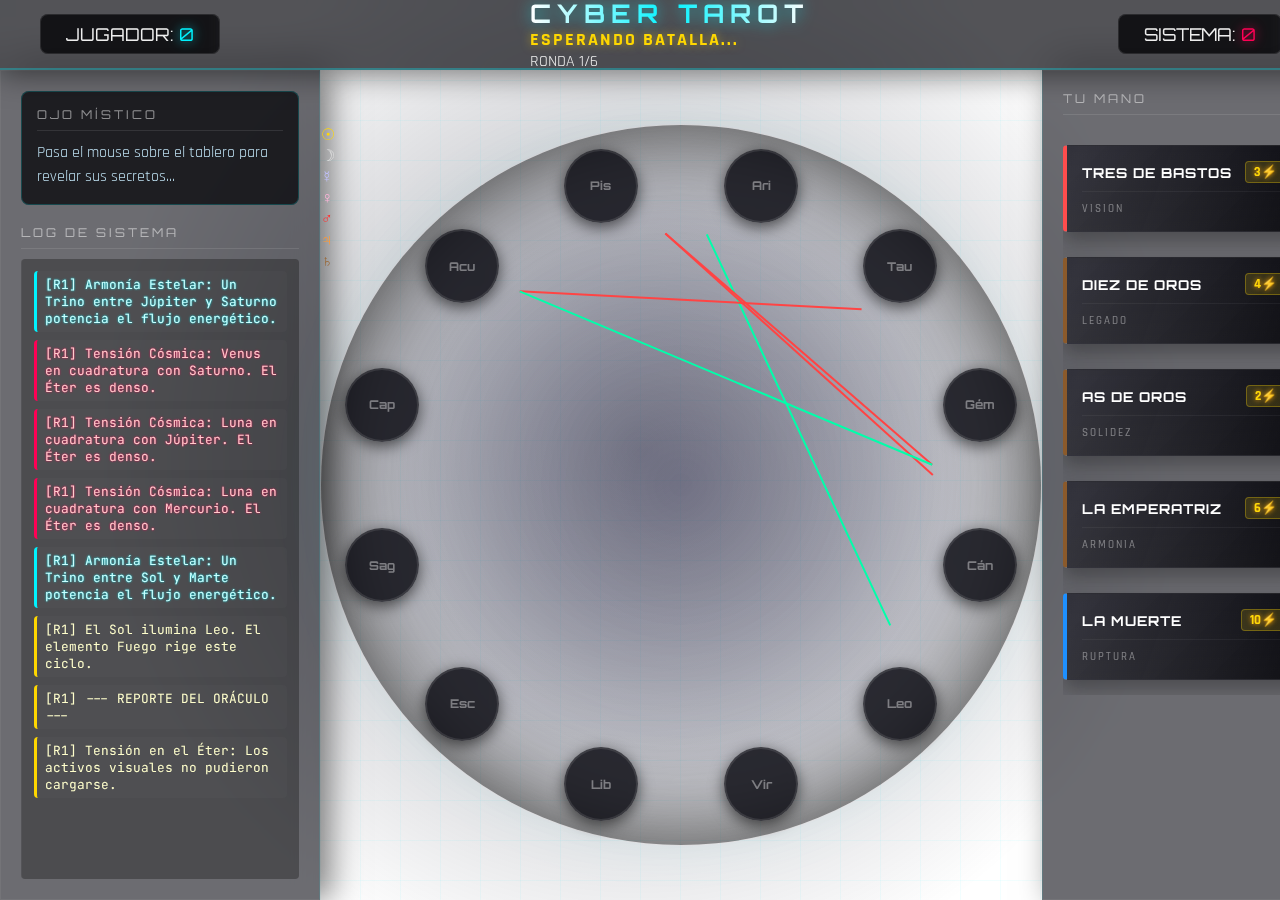
<file: frontend/index.html>
<!DOCTYPE html>
<html lang="es">

<head>
    <meta charset="UTF-8">
    <meta name="viewport" content="width=device-width, initial-scale=1.0">
    <title>CYBER TAROT | Ritual Obsidian</title>
    <link rel="stylesheet" href="style.css">
    <link
        href="https://fonts.googleapis.com/css2?family=Orbitron:wght@400;700;900&family=Rajdhani:wght@300;500;700&family=JetBrains+Mono:wght@400;700&display=swap"
        rel="stylesheet">
</head>

<body>
    <!-- Top Bar -->
    <div id="header">
        <div class="score-box player-score">JUGADOR: <span id="p-score">0</span></div>
        <div class="center-status">
            <h1>CYBER TAROT</h1>
            <div id="status-text">ESPERANDO BATALLA...</div>
            <div id="time-bar-container">
                <div id="time-fill"></div>
            </div>
            <div id="day-counter">DÍA ASTRAL: 1 / 90</div>
        </div>
        <div class="score-box enemy-score">SISTEMA: <span id="e-score">0</span></div>
    </div>

    <!-- Layout Grid -->

    <!-- Left Panel: Info -->
    <div id="panel-left">
        <div class="panel-section" id="inspector-panel">
            <div class="section-title">OJO MÍSTICO</div>
            <div id="inspector-content">
                Pasa el mouse sobre el tablero para revelar sus secretos...
            </div>
        </div>

        <div class="panel-section" style="flex-grow:1; display:flex; flex-direction:column;">
            <div class="section-title">LOG DE SISTEMA</div>
            <div id="game-log">
                <!-- JS fills this -->
            </div>
        </div>
    </div>

    <!-- Center Panel: Game -->
    <div id="main-stage">
        <div id="mandala">
            <!-- JS fills this with sectors -->
        </div>
    </div>

    <!-- Right Panel: Hand -->
    <div id="panel-right">
        <div class="section-title">TU MANO</div>
        <div id="hand-container" style="display:flex; flex-direction:column; gap:10px; width:100%;">
            <!-- JS fills cards -->
        </div>
    </div>

    <script src="script.js"></script>
</body>

</html>
</file>
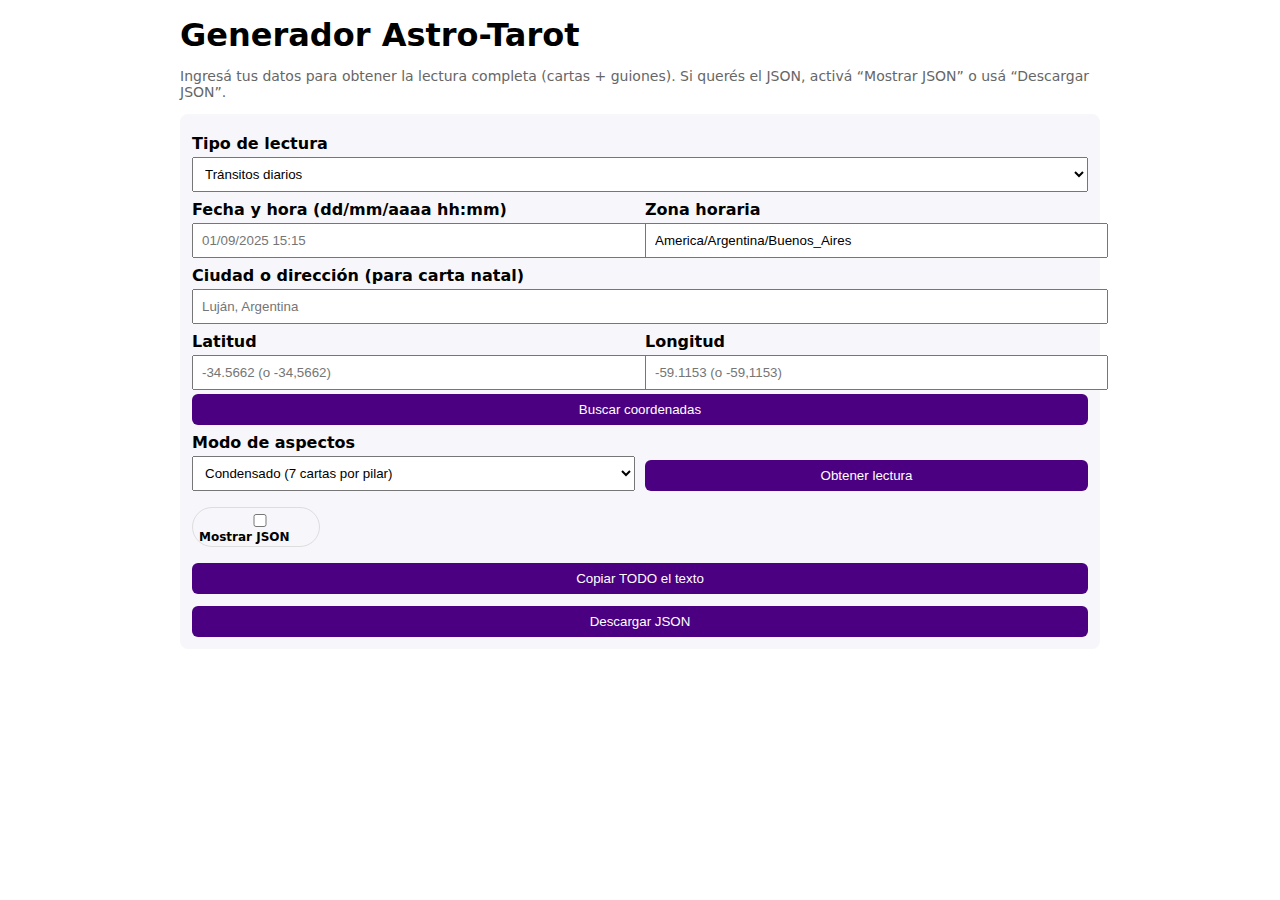
<file: backend/astro-oraculo/index.html>
<!DOCTYPE html>
<html lang="es">
<head>
  <meta charset="UTF-8" />
  <meta name="viewport" content="width=device-width, initial-scale=1.0"/>
  <title>Astro-Tarot Oráculo</title>
  <style>
    body { font-family: system-ui, Arial, sans-serif; max-width: 920px; margin: 0 auto; padding: 16px; }
    h1 { margin: 0 0 8px; }
    form { background: #f7f7fb; padding: 12px; border-radius: 8px; }
    label { display:block; margin-top:8px; font-weight:600; }
    input, select, button { width: 100%; padding: 8px; margin-top: 4px; }
    button { cursor: pointer; border: 0; border-radius: 6px; background: #4b0082; color: #fff; }
    button:hover { background: #370061; }
    .row { display: grid; grid-template-columns: 1fr 1fr; gap: 10px; }
    .tools { display:flex; gap:8px; margin-top: 8px; flex-wrap: wrap; }
    .results { margin-top:16px; }
    .pillar { border: 1px solid #eaeaea; border-radius: 8px; padding: 12px; margin-bottom: 12px; background:#fff; }
    .muted { color:#666; font-size: 14px; }
    .mono { font-family: ui-monospace, SFMono-Regular, Menlo, Consolas, monospace; font-size: 12px; background: #111; color:#9ef; border-radius: 6px; padding:8px; overflow:auto; max-height: 300px; display:none; }
    .tag { display:inline-block; font-size:12px; padding:2px 6px; border:1px solid #ddd; border-radius:999px; margin-right:4px; margin-bottom: 4px;}
  </style>
</head>
<body>
  <h1>Generador Astro-Tarot</h1>
  <p class="muted">Ingresá tus datos para obtener la lectura completa (cartas + guiones). Si querés el JSON, activá “Mostrar JSON” o usá “Descargar JSON”.</p>

  <form id="form">
    <label>Tipo de lectura</label>
    <select id="chartType">
      <option value="daily">Tránsitos diarios</option>
      <option value="natal">Carta natal</option>
    </select>

    <div class="row">
      <div>
        <label>Fecha y hora (dd/mm/aaaa hh:mm)</label>
        <input id="datetime" placeholder="01/09/2025 15:15" />
      </div>
      <div>
        <label>Zona horaria</label>
        <input id="zone" value="America/Argentina/Buenos_Aires" />
      </div>
    </div>

    <label>Ciudad o dirección (para carta natal)</label>
    <input id="location" placeholder="Luján, Argentina" />
    <div class="row">
      <div>
        <label>Latitud</label>
        <input id="lat" placeholder="-34.5662 (o -34,5662)"/>
      </div>
      <div>
        <label>Longitud</label>
        <input id="lon" placeholder="-59.1153 (o -59,1153)"/>
      </div>
    </div>
    <button type="button" id="findCoords">Buscar coordenadas</button>

    <div class="row">
      <div>
        <label>Modo de aspectos</label>
        <select id="mode">
          <option value="condensado" selected>Condensado (7 cartas por pilar)</option>
          <option value="detallado">Detallado (todas las parejas de aspecto)</option>
        </select>
      </div>
      <div style="display:flex;align-items:end;gap:8px;">
        <button type="button" id="getReading">Obtener lectura</button>
      </div>
    </div>

    <div class="tools">
      <label class="tag"><input type="checkbox" id="toggleJson" style="margin-right:6px;">Mostrar JSON</label>
      <button type="button" id="copyAll">Copiar TODO el texto</button>
      <button type="button" id="downloadJson">Descargar JSON</button>
    </div>
  </form>

  <div id="results" class="results"></div>
  <pre id="jsonBox" class="mono"></pre>

<script>
/* ==================== UTILIDADES BÁSICAS ==================== */
function normalizeNum(v){ return parseFloat(String(v).replace(',', '.')); }

function convertDateTime(input) {
  // "dd/mm/aaaa hh:mm" -> {date:"aaaa-mm-dd", time:"hh:mm"}
  const parts = input.trim().split(' ');
  if (parts.length !== 2) return null;
  const [d,m,y] = parts[0].split('/');
  const time = parts[1];
  return { date:`${y}-${m.padStart(2,'0')}-${d.padStart(2,'0')}`, time };
}

/* ==================== TABLAS DE CORRESPONDENCIAS ==================== */
// Signos (0=Aries,...,11=Piscis) en español
const SIGNOS = ["Aries","Tauro","Géminis","Cáncer","Leo","Virgo","Libra","Escorpio","Sagitario","Capricornio","Acuario","Piscis"];
const SIGN_EMOJI = {Aries:"♈",Tauro:"♉",Géminis:"♊",Cáncer:"♋",Leo:"♌",Virgo:"♍",Libra:"♎",Escorpio:"♏",Sagitario:"♐",Capricornio:"♑",Acuario:"♒",Piscis:"♓"};

function signForLon(lon){ const idx = Math.floor(((lon%360)+360)%360 / 30); return SIGNOS[idx]; }

const PLANETA_ES = { Sun:"Sol", Moon:"Luna", Mercury:"Mercurio", Venus:"Venus", Mars:"Marte", Jupiter:"Júpiter", Saturn:"Saturno", Uranus:"Urano", Neptune:"Neptuno", Pluto:"Plutón", Ascendant:"Ascendente", Midheaven:"Medio Cielo" };

const PLANETAS_TAROT = {
  Sun:"XIX El Sol", Moon:"XVIII La Luna", Mercury:"I El Mago", Venus:"III La Emperatriz",
  Mars:"XVI La Torre", Jupiter:"X La Rueda de la Fortuna", Saturn:"XXI El Mundo",
  Uranus:"XVII La Estrella", Neptune:"XII El Colgado", Pluto:"XIII La Muerte",
  Ascendant:"0 El Loco", Midheaven:"XXI El Mundo"
};

const SIGNOS_ARCANOS = {
  Aries:"IV El Emperador", Tauro:"V El Hierofante", Géminis:"VI Los Enamorados", Cáncer:"VII El Carro",
  Leo:"VIII La Fuerza", Virgo:"IX El Ermitaño", Libra:"XI La Justicia", Escorpio:"XIII La Muerte",
  Sagitario:"XIV La Templanza", Capricornio:"XV El Diablo", Acuario:"XVII La Estrella", Piscis:"XVIII La Luna"
};

const SIGNOS_CORTE = {
  Aries:"Rey de Bastos", Tauro:"Reina de Oros", Géminis:"Caballo de Espadas", Cáncer:"Reina de Copas",
  Leo:"Rey de Bastos", Virgo:"Caballo de Oros", Libra:"Reina de Espadas", Escorpio:"Rey de Copas",
  Sagitario:"Caballo de Bastos", Capricornio:"Rey de Oros", Acuario:"Rey de Espadas", Piscis:"Reina de Copas"
};

// As de cada casa (1..12)
const CASAS_ASES = {1:"As de Oros",2:"As de Copas",3:"As de Espadas",4:"As de Bastos",5:"As de Oros",6:"As de Copas",7:"As de Espadas",8:"As de Bastos",9:"As de Oros",10:"As de Copas",11:"As de Espadas",12:"As de Bastos"};

// 36 decanatos (0..35) -> carta menor. Para simplificar, usamos patrón tipo “N de Palo” por índice.
// Si tenés tu tabla fina, podés reemplazar esta función por una tabla literal.
function decanCardByIndex(i){
  const PALOS=["Oros","Copas","Espadas","Bastos"];
  // Mapeo simple y estable (ejemplo): valores del 2 al 10 cíclicos por palo
  const val = 2 + (i % 9);      // 2..10
  const palo = PALOS[Math.floor(i/9)]; // cada 9 índices, cambia de palo
  return `${val} de ${palo}`;
}

// offsets por aspecto para “clima”
const ASPECT_OFFSETS = { conjunction:0, opposition:180, square:90, trine:120, sextile:60 };

// decanato por longitud (0..359)
function decanIndexForLongitude(lon){ const deg = ((lon%360)+360)%360; return Math.floor(deg/10); }

// casa por igual-casas a partir del Ascendente (si existe). Si no hay Ascendente, devolvemos 1.
function casaPorLongitud(lonPlaneta, lonAsc){
  if (typeof lonAsc !== 'number' || isNaN(lonAsc)) return 1;
  const diff = ((lonPlaneta - lonAsc) % 360 + 360) % 360;
  return Math.floor(diff / 30) + 1; // 1..12
}

/* ==================== MOTOR DE LECTURA ==================== */
function buildReading(positions, aspects, modo="condensado"){
  const pilares = ["Sun","Moon","Mercury","Venus","Mars","Jupiter","Saturn","Uranus","Neptune","Pluto","Ascendant","Midheaven"];
  const ascLon = positions?.Ascendant?.lon;
  const lectura = {};
  const jsonExport = {};

  for (const key of pilares){
    const pEs = PLANETA_ES[key] || key;
    const base = PLANETAS_TAROT[key] || "Falta correspondencia en la tabla";

    const lon = positions?.[key]?.lon;
    const sign = (typeof lon === 'number') ? signForLon(lon) : null;
    const arcSigno = sign ? (SIGNOS_ARCANOS[sign] || "Falta correspondencia en la tabla") : "Falta correspondencia en la tabla";
    const corteSigno = sign ? (SIGNOS_CORTE[sign] || "Falta correspondencia en la tabla") : "Falta correspondencia en la tabla";

    // Nivel 1 – 3 cartas únicas
    const n1 = [base, arcSigno, corteSigno].filter(Boolean);

    // Nivel 2 – As de la casa + menor del decanato
    const casa = casaPorLongitud(lon, ascLon);
    const asCasa = CASAS_ASES[casa] || "As de Oros";
    const decI = (typeof lon === 'number') ? decanIndexForLongitude(lon) : 0;
    const menorDec = decanCardByIndex(decI);
    const n2 = [asCasa, menorDec];

    // Nivel 3 – Clima por aspectos (modo condensado)
    let n3 = [];
    let climaTxt = "Sin aspectos relevantes o modo condensado neutral.";
    if (Array.isArray(aspects) && aspects.length > 0){
      if (modo === "condensado"){
        let tensos = 0, armonicos = 0, conj = 0;
        for (const a of aspects){
          const type = String(a.type || a.aspect || '').toLowerCase();
          if (type.includes("square") || type.includes("cuadr")) tensos++;
          else if (type.includes("oppos") || type.includes("opos")) tensos++;
          else if (type.includes("trine") || type.includes("tríg")) armonicos++;
          else if (type.includes("sext")) armonicos++;
          else if (type.includes("conj")) conj++;
        }
        let offset = 0; let clima = "neutral";
        if (tensos > armonicos){ offset = ASPECT_OFFSETS.square; clima = "tenso"; }
        else if (armonicos > tensos){ offset = ASPECT_OFFSETS.trine; clima = "armónico"; }
        else { offset = (conj>0 ? ASPECT_OFFSETS.conjunction : ASPECT_OFFSETS.trine); clima = (conj>0 ? "de conjunción" : "armónico"); }
        const cartaObj = decanCardByIndex(Math.floor((decI + Math.floor(offset/10)) % 36));
        const cartaSub = (clima==="tenso")
          ? decanCardByIndex((decI+18)%36) // simétrico
          : decanCardByIndex(decI);
        n3 = [cartaObj, cartaSub];
        climaTxt = `Clima ${clima}. Objetiva: ${cartaObj}. Subjetiva: ${cartaSub}.`;
      } else {
        // detallado: dos cartas por cada aspecto (objetiva/subjetiva)
        const pares = [];
        for (const a of aspects){
          if (!a || !a.targets) continue;
          // si el aspecto involucra este pilar
          const inv = [a.a, a.b].includes(key) || (Array.isArray(a.targets) && a.targets.includes(key));
          if (!inv) continue;
          const type = String(a.type || a.aspect || '').toLowerCase();
          let off = 0;
          if (type.includes("conj")) off = ASPECT_OFFSETS.conjunction;
          else if (type.includes("oppos") || type.includes("opos")) off = ASPECT_OFFSETS.opposition;
          else if (type.includes("square") || type.includes("cuadr")) off = ASPECT_OFFSETS.square;
          else if (type.includes("trine") || type.includes("tríg")) off = ASPECT_OFFSETS.trine;
          else if (type.includes("sext")) off = ASPECT_OFFSETS.sextile;
          const cartaObj = decanCardByIndex((decI + Math.floor(off/10))%36);
          // subjetiva: decanato del contraparte si está, si no, simétrico
          let decSub = (decI+18)%36;
          const other = (a.a===key)?a.b:a.a;
          const lonOther = positions?.[other]?.lon;
          if (typeof lonOther === 'number') decSub = decanIndexForLongitude(lonOther);
          const cartaSub = decanCardByIndex(decSub);
          pares.push(`${type}: ${cartaObj} / ${cartaSub}`);
          n3.push(cartaObj, cartaSub);
        }
        if (pares.length) climaTxt = `Aspectos: ${pares.join(" · ")}`;
      }
    }

    // Guiones completos (pueden ajustarse al estilo que te guste)
    const signoTxt = sign ? `${SIGN_EMOJI[sign]} ${sign}` : "(signo no disponible)";
    const g1 = `Nivel 1 – Constelación: ${n1.join(", ")}. ${PLANETA_ES[key]||key} en ${signoTxt}. Esta tríada marca el tono esencial: ${base} como fuerza arquetípica, ${arcSigno} como clima del signo y ${corteSigno} como actitud. Inspiración: dejá que esta combinación te muestre dónde brilla tu energía sin forzarla.`;
    const g2 = `Nivel 2 – Cosmos: ${n2.join(", ")}. Casa ${casa} (igual-casas desde tu Ascendente) y decanato actual. Práctico: llevá esta energía a hábitos y decisiones concretas; el As indica dónde iniciar y la carta menor describe el terreno emocional/mental de hoy.`;
    const g3 = n3.length
      ? `Nivel 3 – Séptimo Sentido: ${n3.join(", ")}. ${climaTxt} Integrá lo que sentís (subjetiva) con lo que sucede (objetiva) para elegir la acción con más verdad.`
      : `Nivel 3 – Séptimo Sentido: sin aspectos relevantes hoy para ${pEs}. Respirar, observar y sostener lo aprendido de N1 y N2.`;

    lectura[key] = {
      planeta: pEs, signo: sign || "", cartas: { n1, n2, n3 },
      guiones: { n1: g1, n2: g2, n3: g3 }
    };

    jsonExport[key] = {
      planet: key, planeta_es: pEs, sign, house: casa,
      level1_cards: n1, level2_cards: n2, level3_cards: n3,
      scripts: { level1: g1, level2: g2, level3: g3 }
    };
  }

  return { lectura, jsonExport };
}

/* ==================== RENDER ==================== */
function renderReading(out){
  const { lectura, jsonExport } = out;
  const results = document.getElementById('results');
  results.innerHTML = '';
  for (const key of Object.keys(lectura)){
    const p = lectura[key];
    const div = document.createElement('div');
    div.className = 'pillar';
    div.innerHTML = `
      <h2>${p.planeta}</h2>
      <div class="muted">${p.signo ? 'Signo: ' + p.signo : ''}</div>
      <h3>Nivel 1 – Constelación (3 cartas)</h3>
      <p><strong>${p.cartas.n1.join(', ')}</strong></p>
      <p>${p.guiones.n1}</p>
      <h3>Nivel 2 – Cosmos (2 cartas nuevas)</h3>
      <p><strong>${p.cartas.n2.join(', ')}</strong></p>
      <p>${p.guiones.n2}</p>
      <h3>Nivel 3 – Séptimo Sentido</h3>
      <p><strong>${p.cartas.n3.length ? p.cartas.n3.join(', ') : '—'}</strong></p>
      <p>${p.guiones.n3}</p>
    `;
    results.appendChild(div);
  }
  // JSON box
  const jb = document.getElementById('jsonBox');
  if (document.getElementById('toggleJson').checked){
    jb.textContent = JSON.stringify(jsonExport, null, 2);
    jb.style.display = 'block';
  } else {
    jb.style.display = 'none';
    jb.textContent = '';
  }

  // Copiar TODO
  document.getElementById('copyAll').onclick = () => {
    const texts = [];
    for (const k of Object.keys(lectura)){
      const p = lectura[k];
      texts.push(`${p.planeta}\nN1: ${p.guiones.n1}\nN2: ${p.guiones.n2}\nN3: ${p.guiones.n3}\n`);
    }
    navigator.clipboard.writeText(texts.join('\n')).then(()=>alert('Texto copiado.'));
  };

  // Descargar JSON
  document.getElementById('downloadJson').onclick = () => {
    const blob = new Blob([JSON.stringify(jsonExport, null, 2)], {type:'application/json'});
    const url = URL.createObjectURL(blob);
    const a = document.createElement('a');
    a.download = 'lectura_astro_tarot.json';
    a.href = url; a.click(); URL.revokeObjectURL(url);
  };
}

/* ==================== FETCH DE DATOS + BOTONES ==================== */
async function fetchCoords() {
  const loc = document.getElementById('location').value.trim();
  if (!loc) return alert('Escribí una ciudad o dirección.');
  const url = `https://nominatim.openstreetmap.org/search?q=${encodeURIComponent(loc)}&format=json&limit=1`;
  const res = await fetch(url);
  const data = await res.json();
  if (!data?.length) return alert('No se encontraron coordenadas.');
  document.getElementById('lat').value = parseFloat(data[0].lat).toFixed(4);
  document.getElementById('lon').value = parseFloat(data[0].lon).toFixed(4);
}

async function getReading() {
  const chartType = document.getElementById('chartType').value;
  const dt = convertDateTime(document.getElementById('datetime').value);
  if (!dt) return alert('Formato de fecha/hora inválido. Usá dd/mm/aaaa hh:mm');
  const zone = document.getElementById('zone').value || 'UTC';
  const mode = document.getElementById('mode').value;

  let positions = {}, aspects = [];

  try{
    if (chartType === 'natal'){
      const lat = normalizeNum(document.getElementById('lat').value);
      const lon = normalizeNum(document.getElementById('lon').value);
      if (Number.isNaN(lat) || Number.isNaN(lon)) return alert('Lat/Lon inválidos. Usá punto o coma.');
      const url = `https://astro-oraculo-api.onrender.com/natal?date=${dt.date}&time=${dt.time}&zone=${encodeURIComponent(zone)}&lat=${lat}&lon=${lon}`;
      const r = await fetch(url); const d = await r.json();
      positions = d.positions || {}; aspects = d.aspects || [];
    } else {
      const url = `https://astro-oraculo-api.onrender.com/transits/daily?date=${dt.date}&time=${dt.time}&zone=${encodeURIComponent(zone)}`;
      const r = await fetch(url); const d = await r.json();
      positions = d.positions || {}; aspects = d.aspects || [];
    }
  } catch(e){
    return alert('Error al pedir datos astrológicos. Probá de nuevo en 1 minuto.');
  }

  // Generar lectura
  const out = buildReading(positions, aspects, mode);
  renderReading(out);
}

// eventos
document.getElementById('findCoords').addEventListener('click', fetchCoords);
document.getElementById('getReading').addEventListener('click', getReading);
document.getElementById('toggleJson').addEventListener('change', () => {
  const jb = document.getElementById('jsonBox');
  jb.style.display = document.getElementById('toggleJson').checked ? 'block':'none';
});
</script>
</body>
</html>
</file>
<file: frontend/style.css>
@import url('https://fonts.googleapis.com/css2?family=Orbitron:wght@400;700&family=Rajdhani:wght@500;700&display=swap');

body {
    background-color: #020205;
    color: #eee;
    font-family: 'Rajdhani', sans-serif;
    margin: 0;
    height: 100vh;
    overflow: hidden;
    display: grid;
    grid-template-columns: 320px 1fr 280px;
    grid-template-rows: 70px 1fr;
    /* Cyber Grid Background V2 */
    background:
        radial-gradient(circle at 50% 50%, rgba(15, 20, 40, 0.4) 0%, transparent 70%),
        linear-gradient(rgba(0, 243, 255, 0.05) 1px, transparent 1px),
        linear-gradient(90deg, rgba(0, 243, 255, 0.05) 1px, transparent 1px);
    background-size: 100% 100%, 40px 40px, 40px 40px;
    animation: bg-pulse 15s infinite alternate ease-in-out;
}

@keyframes bg-pulse {
    0% {
        background-color: #020205;
    }

    50% {
        background-color: #050512;
    }

    100% {
        background-color: #020205;
    }
}

/* Header Obsidian */
#header {
    grid-column: 1 / -1;
    background: rgba(10, 10, 15, 0.7);
    border-bottom: 2px solid rgba(0, 243, 255, 0.3);
    box-shadow: 0 4px 30px rgba(0, 0, 0, 0.5);
    display: flex;
    justify-content: space-between;
    align-items: center;
    padding: 0 40px;
    backdrop-filter: blur(15px) saturate(160%);
    -webkit-backdrop-filter: blur(15px) saturate(160%);
    z-index: 1000;
}

h1 {
    font-family: 'Orbitron';
    margin: 0;
    font-size: 1.6rem;
    color: #fff;
    letter-spacing: 6px;
    text-transform: uppercase;
    background: linear-gradient(90deg, #fff, #00f3ff, #fff);
    background-clip: text;
    -webkit-background-clip: text;
    -webkit-text-fill-color: transparent;
    filter: drop-shadow(0 0 8px rgba(0, 243, 255, 0.6));
}

#status-text {
    color: #ffd700;
    font-weight: 700;
    font-size: 1.1rem;
    text-shadow: 0 0 10px rgba(255, 215, 0, 0.5);
    letter-spacing: 2px;
}

.score-box {
    font-family: 'Orbitron';
    font-size: 1.1rem;
    background: rgba(0, 0, 0, 0.4);
    border: 1px solid rgba(255, 255, 255, 0.1);
    padding: 8px 25px;
    border-radius: 8px;
    backdrop-filter: blur(5px);
}

#p-score {
    color: #00f3ff;
    text-shadow: 0 0 12px rgba(0, 243, 255, 0.8);
}

#e-score {
    color: #ff0055;
    text-shadow: 0 0 12px rgba(255, 0, 85, 0.8);
}

/* Panels: Professional Glassmorphism */
#panel-left,
#panel-right {
    background: rgba(10, 10, 18, 0.6);
    border: 1px solid rgba(255, 255, 255, 0.05);
    border-right: 1px solid rgba(0, 243, 255, 0.1);
    padding: 20px;
    display: flex;
    flex-direction: column;
    gap: 20px;
    backdrop-filter: blur(12px);
    box-shadow: 10px 0 30px rgba(0, 0, 0, 0.5);
}

#panel-right {
    border-right: none;
    border-left: 1px solid rgba(0, 243, 255, 0.1);
}

.section-title {
    font-family: 'Orbitron';
    color: rgba(255, 255, 255, 0.5);
    font-size: 0.75rem;
    border-bottom: 1px solid rgba(255, 255, 255, 0.1);
    padding-bottom: 8px;
    margin-bottom: 10px;
    letter-spacing: 3px;
    text-transform: uppercase;
}

#game-log {
    flex-grow: 1;
    background: rgba(0, 0, 0, 0.3);
    border-radius: 4px;
    padding: 12px;
    font-family: 'JetBrains Mono', 'Courier New', monospace;
    font-size: 0.8rem;
    overflow-y: auto;
    border-left: 1px solid rgba(255, 255, 255, 0.05);
    scrollbar-width: thin;
    scrollbar-color: rgba(0, 243, 255, 0.3) transparent;
}

.log-entry {
    margin-bottom: 8px;
    padding: 5px 8px;
    border-radius: 4px;
    background: rgba(255, 255, 255, 0.02);
    border-left: 3px solid #444;
    animation: slide-in 0.3s ease-out;
}

@keyframes slide-in {
    from {
        transform: translateX(-10px);
        opacity: 0;
    }

    to {
        transform: translateX(0);
        opacity: 1;
    }
}

.log-PLAYER {
    border-color: #00f3ff;
    color: #ccffff;
    text-shadow: 0 0 2px #00f3ff;
}

.log-ENEMY {
    border-color: #ff0055;
    color: #ffcccc;
    text-shadow: 0 0 2px #ff0055;
}

.log-SYS {
    border-color: #ffd700;
    color: #ffffcc;
}

/* Main Stage */
#main-stage {
    position: relative;
    display: flex;
    justify-content: center;
    align-items: center;
    /* Nebula Effect */
    background: radial-gradient(circle at center, rgba(20, 0, 50, 0.2) 0%, transparent 70%);
}

#mandala {
    position: relative;
    width: 80vh;
    height: 80vh;
    border-radius: 50%;
    /* Cosmic Glow Behind Mandala */
    box-shadow:
        0 0 60px rgba(0, 243, 255, 0.05),
        inset 0 0 100px rgba(0, 0, 0, 0.8);
    background: radial-gradient(circle at center, rgba(10, 20, 50, 0.2) 0%, transparent 80%);
    border: 1px solid rgba(255, 255, 255, 0.05);
}

/* Houses Refined */
.house-sector {
    position: absolute;
    top: 0;
    left: 50%;
    width: 2px;
    height: 50%;
    background: linear-gradient(to bottom, rgba(0, 243, 255, 0.1), transparent);
    transform-origin: bottom center;
    pointer-events: none;
}

.house-interactive {
    position: absolute;
    width: 70px;
    height: 70px;
    background: rgba(5, 5, 12, 0.8);
    border: 2px solid rgba(255, 255, 255, 0.1);
    border-radius: 50%;
    transform: translate(-50%, -50%);
    display: flex;
    justify-content: center;
    align-items: center;
    cursor: pointer;
    z-index: 20;
    transition: all 0.4s cubic-bezier(0.175, 0.885, 0.32, 1.275);
    font-family: 'Orbitron';
    font-size: 0.75rem;
    font-weight: 700;
    color: rgba(255, 255, 255, 0.4);
    box-shadow: 0 4px 15px rgba(0, 0, 0, 0.6);
    backdrop-filter: blur(5px);
}

.house-interactive:hover {
    border-color: #00f3ff;
    background: rgba(0, 243, 255, 0.1);
    color: #fff;
    transform: translate(-50%, -50%) scale(1.15);
    box-shadow: 0 0 20px rgba(0, 243, 255, 0.3);
}

.house-interactive.selected-house {
    border-color: #ffd700;
    box-shadow: 0 0 30px rgba(255, 215, 0, 0.4), inset 0 0 15px rgba(255, 215, 0, 0.2);
    color: #fff;
    background: rgba(26, 21, 0, 0.8);
    z-index: 30;
}

.house-interactive.synergy-highlight {
    animation: active-glow 2s infinite alternate;
    border-width: 2px;
}

@keyframes active-glow {
    0% {
        box-shadow: 0 0 10px rgba(0, 243, 255, 0.2);
        border-color: rgba(0, 243, 255, 0.3);
    }

    100% {
        box-shadow: 0 0 25px rgba(0, 243, 255, 0.5);
        border-color: rgba(0, 243, 255, 1);
    }
}

/* Tokens: Spiritual Entities */
.token {
    position: absolute;
    width: 14px;
    height: 14px;
    border-radius: 50%;
    transform: translate(-50%, -50%);
    z-index: 25;
    border: 2px solid #fff;
    box-shadow: 0 0 10px currentColor;
    transition: all 0.5s cubic-bezier(0.4, 0, 0.2, 1);
}

.token.enemy-token {
    background: transparent !important;
    border-style: double;
    width: 18px;
    height: 18px;
}

/* HOUSE STRESS FX */
.house-stress {
    animation: jitter 0.2s infinite;
    border-style: dotted !important;
    border-color: #ff0055 !important;
}

@keyframes jitter {
    0% {
        transform: translate(-50%, -50%) rotate(0deg);
    }

    25% {
        transform: translate(-52%, -48%) rotate(1deg);
    }

    75% {
        transform: translate(-48%, -52%) rotate(-1deg);
    }

    100% {
        transform: translate(-50%, -50%) rotate(0deg);
    }
}

/* PULSING LINES (ASPECTS) */
.geo-line {
    stroke-dasharray: 10;
    animation: flow 2s linear infinite;
    cursor: help;
    pointer-events: auto !important;
}

.pulse-green {
    stroke: #00ffaa !important;
    filter: drop-shadow(0 0 8px #00ffaa);
}

.pulse-red {
    stroke: #ff4444 !important;
    filter: drop-shadow(0 0 8px #ff4444);
}

@keyframes flow {
    to {
        stroke-dashoffset: -20;
    }
}

/* Cards (Cyber Tarot Deck) */
#hand-container {
    overflow-y: auto;
    padding-right: 10px;
    scrollbar-width: none;
    /* Hide scrollbar for immersion */
}

#hand-container::-webkit-scrollbar {
    display: none;
}

.card {
    background: linear-gradient(135deg, rgba(20, 20, 30, 0.9) 0%, rgba(5, 5, 10, 0.95) 100%);
    border: 1px solid rgba(255, 255, 255, 0.1);
    border-left: 4px solid #666;
    border-radius: 4px;
    padding: 15px;
    margin-bottom: 15px;
    cursor: pointer;
    transition: all 0.4s cubic-bezier(0.175, 0.885, 0.32, 1.275);
    position: relative;
    overflow: hidden;
    box-shadow: 0 10px 20px rgba(0, 0, 0, 0.3);
}

.card::after {
    content: '';
    position: absolute;
    top: 0;
    left: 0;
    right: 0;
    bottom: 0;
    background: linear-gradient(180deg, transparent 0%, rgba(255, 255, 255, 0.03) 100%);
    pointer-events: none;
}

.card:hover {
    transform: translateX(10px) scale(1.02);
    border-color: rgba(255, 255, 255, 0.3);
    box-shadow: -5px 0 20px rgba(0, 243, 255, 0.2);
}

.card::before {
    content: '';
    position: absolute;
    top: 0;
    left: -100%;
    width: 200%;
    height: 100%;
    background: linear-gradient(90deg, transparent, rgba(255, 255, 255, 0.1), transparent);
    transform: skewX(-20deg);
    transition: 0.5s;
}

.card:hover::before {
    left: 100%;
}

.card.selected {
    border: 1px solid #ffd700;
    border-left-width: 6px;
    box-shadow: 0 0 30px rgba(255, 215, 0, 0.2), inset 0 0 10px rgba(255, 215, 0, 0.1);
    background: rgba(26, 21, 0, 0.6);
    transform: translateX(15px);
}

.card-top {
    display: flex;
    justify-content: space-between;
    align-items: center;
    border-bottom: 1px solid rgba(255, 255, 255, 0.05);
    padding-bottom: 8px;
    margin-bottom: 10px;
}

.card-name {
    font-family: 'Orbitron';
    font-weight: 700;
    color: #fff;
    font-size: 0.85rem;
    letter-spacing: 1px;
}

.card-bot {
    font-size: 0.7rem;
    color: rgba(255, 255, 255, 0.4);
    text-transform: uppercase;
    letter-spacing: 2px;
    font-weight: 500;
}

.card-cost {
    background: rgba(255, 215, 0, 0.15);
    color: #ffd700;
    padding: 2px 8px;
    border-radius: 4px;
    font-size: 0.8rem;
    font-weight: 700;
    border: 1px solid rgba(255, 215, 0, 0.3);
}

.card-disabled {
    opacity: 0.3;
    filter: grayscale(1);
    cursor: not-allowed;
    transform: none !important;
}

/* Inspector Overlay */
#inspector-panel {
    background: rgba(0, 0, 0, 0.4);
    border: 1px solid rgba(0, 243, 255, 0.2);
    border-radius: 8px;
    padding: 15px;
    margin-top: auto;
    backdrop-filter: blur(10px);
}

#inspector-content {
    font-family: 'Rajdhani', sans-serif;
    font-size: 1rem;
    line-height: 1.5;
    color: #bde;
}

/* ENERGY BAR UI (Refined) */
#energy-bar-container {
    height: 14px;
    background: rgba(0, 0, 0, 0.6);
    border: 1px solid rgba(255, 255, 255, 0.1);
    margin: 15px 0;
    position: relative;
    border-radius: 20px;
    overflow: hidden;
    box-shadow: inset 0 2px 4px rgba(0, 0, 0, 0.5);
}

#energy-fill {
    height: 100%;
    background: linear-gradient(90deg, #ffd700, #ff8800, #ffd700);
    background-size: 200% 100%;
    animation: gradient-flow 3s linear infinite;
    width: 100%;
    transition: width 0.5s cubic-bezier(0.4, 0, 0.2, 1);
    box-shadow: 0 0 15px rgba(255, 215, 0, 0.5);
}

@keyframes gradient-flow {
    0% {
        background-position: 100% 0;
    }

    100% {
        background-position: -100% 0;
    }
}

#energy-text {
    position: absolute;
    width: 100%;
    top: -20px;
    font-family: 'Orbitron';
    font-size: 0.7rem;
    color: #ffd700;
    text-align: right;
    letter-spacing: 1px;
}

/* FX: GAME JUICE */
@keyframes shake {

    10%,
    90% {
        transform: translate3d(-1px, 0, 0);
    }

    20%,
    80% {
        transform: translate3d(2px, 0, 0);
    }

    30%,
    50%,
    70% {
        transform: translate3d(-4px, 0, 0);
    }

    40%,
    60% {
        transform: translate3d(4px, 0, 0);
    }
}

.shaking {
    animation: shake 0.5s cubic-bezier(.36, .07, .19, .97) both;
}

.mouse-particle {
    position: absolute;
    width: 4px;
    height: 4px;
    background: #00f3ff;
    border-radius: 50%;
    pointer-events: none;
    animation: fadeOut 0.5s forwards;
    z-index: 999;
}

@keyframes fadeOut {
    to {
        opacity: 0;
        transform: scale(0);
    }
}

.card-cost {
    color: #ffd700;
    font-weight: bold;
    text-shadow: 0 0 5px orange;
}

.card-disabled {
    opacity: 0.5;
    filter: grayscale(1);
    pointer-events: none;
}

/* FX */
.floating-text {
    position: absolute;
    font-size: 2rem;
    font-weight: bold;
    pointer-events: none;
    z-index: 100;
    text-shadow: 0 0 10px #fff;
    animation: floatUp 1.2s forwards cubic-bezier(0.175, 0.885, 0.32, 1.275);
}

@keyframes floatUp {
    to {
        transform: translateY(-30px);
        opacity: 0;
    }
}

.particle {
    position: absolute;
    width: 6px;
    height: 6px;
    border-radius: 50%;
    pointer-events: none;
    z-index: 30;
    box-shadow: 0 0 5px currentColor;
}

.effect-shockwave {
    position: absolute;
    width: 0;
    height: 0;
    border-radius: 50%;
    border-style: solid;
    transform: translate(-50%, -50%);
    opacity: 1;
    pointer-events: none;
    animation: shockwave 0.8s forwards;
}

@keyframes shockwave {
    to {
        width: 100px;
        height: 100px;
        opacity: 0;
        border-width: 0;
    }
}

/* Modal and others */
.modal-overlay {
    position: fixed;
    top: 0;
    left: 0;
    width: 100%;
    height: 100%;
    background: rgba(0, 0, 0, 0.8);
    backdrop-filter: blur(5px);
    display: flex;
    justify-content: center;
    align-items: center;
    z-index: 1000;
}

.modal-content {
    background: rgba(10, 10, 15, 0.95);
    border: 2px solid #00f3ff;
    box-shadow: 0 0 50px rgba(0, 243, 255, 0.3);
    padding: 40px;
    text-align: center;
}

.modal-content button {
    margin-top: 20px;
    padding: 10px 30px;
    background: #00f3ff;
    color: #000;
    border: none;
    font-weight: bold;
    font-family: 'Orbitron';
    cursor: pointer;
    transition: 0.2s;
}

.modal-content button:hover {
    background: #fff;
    box-shadow: 0 0 15px #fff;
}

/* Geometry Layer */
/* ================= PASAPORTE VIVO (EL TELAR) ================= */
#passport-core {
    position: absolute;
    top: 50%;
    left: 50%;
    transform: translate(-50%, -50%);
    width: 30vh;
    height: 30vh;
    border-radius: 50%;
    overflow: hidden;
    z-index: 5;
    pointer-events: none;
    box-shadow: 0 0 40px rgba(0, 243, 255, 0.2);
    border: 1px solid rgba(255, 255, 255, 0.1);
}

.passport-layer {
    position: absolute;
    top: 0;
    left: 0;
    width: 100%;
    height: 100%;
    background-size: cover;
    background-position: center;
    transition: opacity 1s ease-in-out;
}

.layer-static {
    z-index: 1;
    filter: brightness(0.6) saturate(1.2);
}

.layer-float {
    z-index: 2;
    mix-blend-mode: screen;
    animation: float-slow 8s infinite ease-in-out;
    filter: brightness(1.2);
}

.layer-glow {
    z-index: 3;
    mix-blend-mode: screen;
    animation: core-pulse 3s infinite ease-in-out;
    filter: brightness(1.5) contrast(1.2);
}

@keyframes float-slow {
    0%, 100% { transform: translateY(0) rotate(0deg) scale(1); }
    50% { transform: translateY(-10px) rotate(2deg) scale(1.05); }
}

@keyframes core-pulse {
    0%, 100% { opacity: 0.4; transform: scale(1); filter: brightness(1); }
    50% { opacity: 1; transform: scale(1.1); filter: brightness(2); }
}

/* Dorsos de Cartas con Arte Vivo */
.card-living-back {
    position: absolute;
    top: 0; left: 0; width: 100%; height: 100%;
    background: #000;
    z-index: -1;
    opacity: 0.15;
    transition: opacity 0.3s;
}

.card:hover .card-living-back {
    opacity: 0.4;
}
</file>
